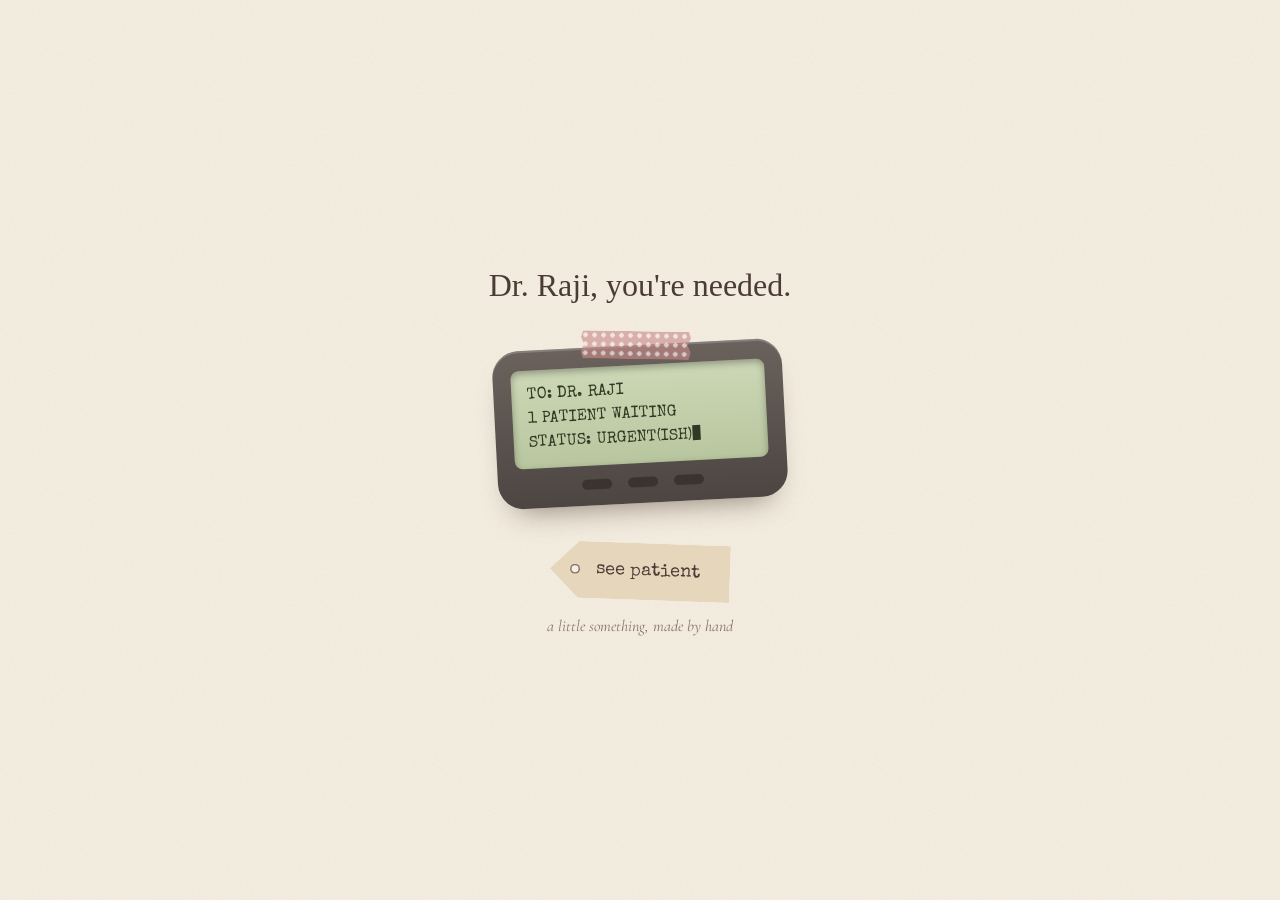
<file: index.html>
<!DOCTYPE html>
<html lang="en">
<head>
<meta charset="utf-8">
<meta name="viewport" content="width=device-width,initial-scale=1">
<meta name="theme-color" content="#f6efe3">
<title>Happy Birthday, Raji</title>
<script>document.documentElement.classList.add('js')</script>
<link rel="preconnect" href="https://fonts.googleapis.com">
<link rel="preconnect" href="https://fonts.gstatic.com" crossorigin>
<link href="https://fonts.googleapis.com/css2?family=Homemade+Apple&family=Special+Elite&family=Cormorant+Garamond:ital,wght@0,500;0,600;1,500&display=swap" rel="stylesheet">
<style>
/* VOICE occasion: soft, handmade, affectionate, quietly witty
   IDEA a hand-made scrapbook: cream paper, pressed flowers, washi tape, typewritten slips, a real ECG strip and an Rx pad from her world
   PICTURE a crescent wreath of pressed flowers around her name; an ECG strip whose red ink draws a heart
   COLOUR cream paper, faded brown ink, dusty rose, sage, mustard; ECG-paper pink
   TYPE Homemade Apple (hand) + Special Elite (typewriter) + Cormorant Garamond (captions)
   LAYOUT one paper column up to 760px; notes as a loose two-column collage, one column on phones */
:root{color-scheme:light;--paper:#f6efe3;--kraft:#e6d6bc;--ink:#4b3b36;--soft:#8a7468;--rose:#c98b8b;--mauve:#b07a86;--sage:#9aab89;--olive:#7d8a5a;--mustard:#d6a84f;--red:#b3263b}
*{box-sizing:border-box;min-width:0}
html,body{margin:0}
html{overflow-x:clip;-webkit-text-size-adjust:100%;text-size-adjust:100%}
*{-webkit-tap-highlight-color:transparent}
body{background-color:var(--paper);background-image:url("data:image/svg+xml;utf8,<svg xmlns='http://www.w3.org/2000/svg' width='220' height='220'><filter id='n'><feTurbulence type='fractalNoise' baseFrequency='.85' numOctaves='2' stitchTiles='stitch'/><feColorMatrix values='0 0 0 0 .35 0 0 0 0 .27 0 0 0 0 .2 0 0 0 .09 0'/></filter><rect width='100%' height='100%' filter='url(%23n)'/></svg>");color:var(--ink);font:18px/1.6 'Cormorant Garamond',Georgia,serif;overflow-x:clip}
h1,h2,p{margin:0}
.hand{font-family:'Homemade Apple',cursive;font-weight:400}
.type{font-family:'Special Elite','Courier New',monospace}
.wrap{max-width:760px;margin:0 auto;padding:0 max(18px,5vw)}
section{padding:56px 0}
h2{font-family:'Homemade Apple',cursive;font-weight:400;font-size:clamp(26px,6vw,34px);line-height:1.5;text-align:center;color:var(--ink)}
.cap{font-style:italic;color:var(--soft);text-align:center;margin-top:6px}
button{font:inherit;color:inherit;cursor:pointer}
button:focus-visible{outline:2px dashed var(--red);outline-offset:4px}

/* tape + torn paper */
.tape{position:absolute;width:110px;height:28px;z-index:3;opacity:.88;clip-path:polygon(2% 0,98% 0,100% 22%,97% 48%,100% 74%,98% 100%,2% 100%,0 76%,3% 50%,0 24%)}
.tp1{background:repeating-linear-gradient(90deg,rgba(214,168,79,.75) 0 8px,rgba(240,214,160,.75) 8px 16px)}
.tp2{background:radial-gradient(rgba(255,255,255,.7) 2px,transparent 2.5px) 0 0/9px 9px,rgba(201,139,139,.7)}
.tp3{background:repeating-linear-gradient(135deg,rgba(154,171,137,.8) 0 6px,rgba(200,212,186,.8) 6px 12px)}
.torn{position:relative}

/* intro */
.intro{min-height:100svh;display:flex;flex-direction:column;align-items:center;justify-content:center;text-align:center;padding:40px max(18px,5vw)}
.intro .hand{font-size:clamp(24px,6.5vw,32px);line-height:1.6}
.pwrap{position:relative;margin-top:34px;transform:rotate(-3deg)}
.pwrap .tape{top:-14px;left:50%;margin-left:-55px;transform:rotate(4deg)}
.pager{width:min(290px,80vw);background:linear-gradient(#6b625d,#4c4541);border-radius:26px;padding:20px 18px 16px;box-shadow:0 2px 0 rgba(255,255,255,.18) inset,0 18px 30px -18px rgba(60,40,30,.6);animation:buzz 2.6s ease-in-out infinite}
@keyframes buzz{0%,80%,100%{transform:rotate(0)}84%{transform:rotate(-2.5deg)}88%{transform:rotate(2.5deg)}92%{transform:rotate(-1.5deg)}}
.lcd{background:linear-gradient(#cdd8b6,#b8c69f);color:#2f3a24;border-radius:8px;padding:13px 15px;text-align:left;font-size:16px;line-height:1.5;box-shadow:inset 0 3px 7px rgba(0,0,0,.3)}
.cur{display:inline-block;width:8px;height:15px;background:#2f3a24;vertical-align:-2px;animation:cur 1s steps(2) infinite}
@keyframes cur{50%{opacity:0}}
.pdots{display:flex;justify-content:center;gap:16px;margin-top:14px}
.pdots i{width:30px;height:10px;border-radius:5px;background:#3a3431}
.tag{position:relative;margin-top:40px;border:0;background:var(--kraft);padding:14px 30px 14px 46px;font-size:18px;clip-path:polygon(16% 0,100% 0,100% 100%,16% 100%,0 50%);transform:rotate(2deg);box-shadow:none}
.tag::before{content:"";position:absolute;left:20px;top:50%;width:10px;height:10px;margin-top:-5px;border-radius:50%;background:var(--paper);box-shadow:inset 0 0 0 1.5px var(--soft)}
.tag:hover{background:#dcc8a6}
.small{font-style:italic;color:var(--soft);margin-top:14px;font-size:16px}
.js .book{display:none}
.js.open .book{display:block;animation:fade 1.2s ease both}
.js.open .intro{display:none}
@keyframes fade{from{opacity:0}to{opacity:1}}

/* hero */
.hero{padding-top:28px;text-align:center}
.wreath{position:relative;width:min(560px,100%);aspect-ratio:1;margin:0 auto}
.wreath svg{position:absolute;inset:0;width:100%;height:100%;overflow:visible}
.title{position:absolute;inset:22% 18%;display:grid;place-content:center;gap:4px;text-align:center}
.title .hb{font-size:clamp(17px,4.4vw,24px);color:var(--soft);line-height:1.8}
.title .nm{font-size:clamp(50px,14vw,84px);line-height:1.25;color:var(--ink)}
.title .type{font-size:14px;color:var(--soft);margin-top:4px}

/* ECG strip */
.strip{position:relative;margin:26px auto 0;max-width:720px;transform:rotate(-1deg)}
.strip .sheet{padding:18px 14px 16px;background:linear-gradient(rgba(214,80,100,.32) 1px,transparent 1px) 0 0/25px 25px,linear-gradient(90deg,rgba(214,80,100,.32) 1px,transparent 1px) 0 0/25px 25px,linear-gradient(rgba(214,80,100,.13) 1px,transparent 1px) 0 0/5px 5px,linear-gradient(90deg,rgba(214,80,100,.13) 1px,transparent 1px) 0 0/5px 5px,#fbf1ef}
.strip .tape.a{top:-12px;left:6%;transform:rotate(-6deg)}
.strip .tape.b{top:-12px;right:6%;transform:rotate(5deg)}
.shead,.sfoot{display:flex;justify-content:space-between;gap:4px 14px;flex-wrap:wrap;font-size:13px;color:#7a3340}
.strip svg{display:block;width:100%;height:auto;margin:6px 0}
.strip path{fill:none;stroke:var(--red);stroke-width:3.2;stroke-linecap:round;stroke-linejoin:round;stroke-dasharray:1;stroke-dashoffset:1}
.strip.go .p1{animation:draw 2.6s linear forwards}
.strip.go .p2{animation:draw 2.4s ease-in-out 2.6s forwards}
.strip.go .p3{animation:draw 2.2s linear 5s forwards}
@keyframes draw{to{stroke-dashoffset:0}}
.ecgcap{font-size:clamp(17px,4.6vw,22px);text-align:center;margin-top:26px;line-height:1.9}

/* notes */
.notes{display:grid;grid-template-columns:repeat(2,minmax(0,1fr));gap:30px 26px;margin-top:34px}
.note{position:relative;padding:28px 34px 22px 20px;font-size:16px;line-height:1.55;box-shadow:0 10px 18px -14px rgba(75,59,54,.55)}
.note:nth-child(4n+1){background:#fbf7ef;transform:rotate(-1.6deg)}
.note:nth-child(4n+2){background:#efe3cf;transform:rotate(1.2deg)}
.note:nth-child(4n+3){background:#e7ecdf;transform:rotate(.8deg)}
.note:nth-child(4n){background:#f6e5e3;transform:rotate(-1deg)}
.note .tape{top:-13px;left:50%;margin-left:-45px;width:90px;height:24px}
.note .n{display:block;font-size:13px;color:var(--soft);margin-bottom:6px}
.note svg{position:absolute;right:-12px;bottom:-40px;width:46px;height:70px;overflow:visible}
.swipe{display:none;text-align:center;font-size:13px;color:var(--soft);margin-top:4px}
@media(max-width:560px){
.notes{display:flex;overflow-x:auto;scroll-snap-type:x mandatory;gap:18px;margin:16px calc(-1 * max(18px,5vw)) 0;padding:22px 10% 48px;scrollbar-width:none}
.notes::-webkit-scrollbar{display:none}
.note{flex:0 0 80%;scroll-snap-align:center;min-height:170px}
.swipe{display:block}
section{padding:40px 0}
.hero{padding-top:16px}
}

/* Rx */
.rx{position:relative;margin:30px auto 0;max-width:460px;transform:rotate(1deg);filter:drop-shadow(0 10px 12px rgba(75,59,54,.22))}
.rx .sheet{position:relative;background:#fffdf8;padding:24px 22px 26px;background-image:repeating-linear-gradient(transparent 0 33px,#eadfcf 33px 34px);background-position:0 96px}
.rx .tape{top:-13px;left:50%;margin-left:-55px;transform:rotate(-3deg)}
.rxhead{display:flex;justify-content:space-between;align-items:baseline;gap:4px 12px;flex-wrap:wrap;border-bottom:1.5px solid var(--red);padding-bottom:8px;font-size:13px;color:var(--red)}
.rxbig{font-family:Georgia,serif;font-style:italic;font-weight:700;font-size:44px;color:var(--red);line-height:1;margin:12px 0 4px}
.rx dl{margin:0;font-family:'Homemade Apple',cursive;font-size:15px;line-height:34px}
.rx dt{float:left;clear:left;width:7.2em;font-family:'Special Elite',monospace;font-size:13px;color:var(--soft)}
.rx dd{margin:0 0 0 7.6em}
.sign{text-align:right;margin-top:14px;font-size:14px;color:var(--soft)}
.stamp{position:absolute;right:18px;top:88px;border:3px double var(--red);color:var(--red);padding:4px 12px;font-size:20px;transform:rotate(-14deg) scale(1.6);opacity:0;transition:opacity .25s,transform .35s cubic-bezier(.2,1.6,.4,1)}
.rx.filled .stamp{opacity:.85;transform:rotate(-14deg) scale(1)}
@media(max-width:440px){.rx dt{float:none;width:auto;line-height:1.6}.rx dd{margin:0 0 6px}}
.center{text-align:center}
.accept{margin-top:30px;border:1.5px solid var(--ink);background:transparent;padding:12px 26px;min-height:48px;font-size:17px;border-radius:2px}
.accept:hover{background:var(--ink);color:var(--paper)}

/* closing */
.closing{text-align:center;padding-bottom:90px}
.closing svg{width:120px;height:90px;overflow:visible}
.closing .hand{font-size:clamp(22px,6vw,30px);line-height:1.8;margin-top:8px}
.closing .cap{font-size:20px}
.closing .ps{max-width:22em;margin:34px auto 0;padding-top:18px;border-top:1px dashed #c9b493;font-size:14px;line-height:2.1;color:var(--ink);transform:rotate(-1deg)}
.closing .ps .type{color:var(--red);font-size:14px}
.closing .from{margin-top:18px;font-size:16px;color:var(--soft)}


/* specimen card */
.spec{position:relative;margin:30px auto 0;max-width:620px;transform:rotate(-.8deg)}
.spec .tape.a{top:-12px;left:8%;transform:rotate(-8deg)}
.spec .tape.b{bottom:-12px;right:8%;transform:rotate(6deg)}
.spec .sheet{display:grid;grid-template-columns:minmax(0,.8fr) minmax(0,1.2fr);background:#efe2cb;box-shadow:0 12px 22px -16px rgba(75,59,54,.6)}
.spec .plant{position:relative;min-height:240px;background:#f7efe0;border-right:1px dashed #c9b493}
.spec .plant svg{position:absolute;inset:0;width:100%;height:100%}
.spec .label{padding:20px 20px 18px}
.spec .no{font-size:13px;color:var(--soft)}
.spec .sp{font-family:'Homemade Apple',cursive;font-size:24px;line-height:1.6;margin:4px 0 8px}
.spec dl{margin:0;font-size:14px;line-height:1.5}
.spec dt{color:var(--soft);font-size:12px;margin-top:8px}
.spec dd{margin:0}
@media(max-width:560px){.spec .sheet{grid-template-columns:minmax(0,1fr)}.spec .plant{min-height:180px;border-right:0;border-bottom:1px dashed #c9b493}}

/* schedule */
.sched{margin:30px auto 0;max-width:680px;background:#fffdf8;padding:18px 16px 20px;box-shadow:0 12px 22px -16px rgba(75,59,54,.6);position:relative;transform:rotate(.6deg)}
.sched .tape{top:-13px;left:50%;margin-left:-55px;transform:rotate(-2deg)}
.shead2{display:flex;justify-content:space-between;gap:4px 12px;flex-wrap:wrap;font-size:13px;color:var(--soft);border-bottom:1.5px solid var(--ink);padding-bottom:8px;margin-bottom:6px}
.day{display:grid;grid-template-columns:4.6em minmax(0,1fr) minmax(0,1fr) minmax(0,1fr);gap:6px;align-items:stretch;padding:5px 0;border-bottom:1px dotted #d8ccb8}
.day b{font-family:'Special Elite',monospace;font-weight:400;font-size:13px;align-self:center;color:var(--soft)}
.slot{border:0;border-radius:3px;padding:8px 6px;min-height:44px;font-family:'Special Elite',monospace;font-size:12.5px;line-height:1.25;text-align:center;background:#e7ecdf;color:#3d4a2f}
.slot.n{background:#e3dcef;color:#463a5c}
.slot.x{background:#f3e2c6;color:#6b4a17}
.slot.free{background:var(--rose);color:#fff;font-weight:700}
.day.bd b{color:var(--red)}
.say{min-height:3.4em;margin-top:14px;text-align:center;font-family:'Homemade Apple',cursive;font-size:15px;line-height:2;color:var(--red)}
.stat{text-align:center;font-style:italic;color:var(--soft);margin-top:18px}
@media(max-width:460px){.day{grid-template-columns:minmax(0,1fr) minmax(0,1fr) minmax(0,1fr)}.day b{grid-column:1/-1}.slot{font-size:12px}}

/* receipt */
.receipt{margin:30px auto 0;width:min(340px,100%);background:#fff;padding:26px 20px 30px;font-size:14px;line-height:1.5;transform:rotate(-1.2deg);filter:drop-shadow(0 10px 10px rgba(75,59,54,.18))}
.receipt .c{text-align:center}
.receipt .shop{font-size:18px;letter-spacing:.02em}
.receipt hr{border:0;border-top:1.5px dashed #b9a98f;margin:12px 0}
.ri{display:grid;grid-template-columns:minmax(0,1fr) auto;gap:10px;padding:3px 0}
.ri span:last-child{white-space:nowrap}
.receipt .tot{font-size:17px}
.receipt .big{margin-top:8px;padding:8px 10px;background:#fbeaea;color:var(--red);border-radius:2px}
.receipt .ty{font-family:'Homemade Apple',cursive;font-size:17px;line-height:2;text-align:center;margin-top:12px;color:var(--red)}

/* herbarium */
.herb{display:grid;grid-template-columns:repeat(3,minmax(0,1fr));gap:26px 18px;margin-top:32px}
.hcard{position:relative;background:#fbf7ef;padding:16px 14px 18px;text-align:center;box-shadow:0 10px 18px -14px rgba(75,59,54,.55)}
.hcard:nth-child(odd){transform:rotate(-1.2deg)}
.hcard:nth-child(even){transform:rotate(1deg);background:#f3ead9}
.hcard .tape{top:-12px;left:50%;margin-left:-38px;width:76px;height:22px}
.hcard svg{display:block;width:100%;height:150px;overflow:visible}
.hcard .fl{font-family:'Special Elite',monospace;font-size:14px;margin-top:8px}
.hcard .mean{font-style:italic;color:var(--red);font-size:16px;line-height:1.3;margin-top:2px}
.hcard .why{font-size:15.5px;line-height:1.45;margin-top:8px;color:var(--ink)}
.herbnote{text-align:center;font-style:italic;color:var(--soft);font-size:15px;margin-top:26px}
@media(max-width:700px){.herb{grid-template-columns:repeat(2,minmax(0,1fr))}}
@media(max-width:560px){.herb{display:flex;overflow-x:auto;scroll-snap-type:x mandatory;gap:16px;margin:16px calc(-1 * max(18px,5vw)) 0;padding:22px 14% 30px;scrollbar-width:none}.herb::-webkit-scrollbar{display:none}.hcard{flex:0 0 72%;scroll-snap-align:center}}

/* by the numbers */
.stubs{display:grid;grid-template-columns:repeat(2,minmax(0,1fr));gap:18px;margin-top:30px}
.stub{position:relative;display:grid;grid-template-columns:minmax(0,1fr) 46px;background:#efe3cf;min-height:120px;box-shadow:0 8px 14px -12px rgba(75,59,54,.6)}
.stub:nth-child(3n+2){background:#e7ecdf}
.stub:nth-child(3n){background:#f6e5e3}
.stub .main{padding:14px 14px 12px 16px;display:grid;align-content:center;gap:4px}
.stub .big{font-family:'Homemade Apple',cursive;font-size:20px;line-height:1.7;color:var(--red)}
.stub .lbl{font-family:'Special Elite',monospace;font-size:13.5px;line-height:1.35}
.stub .side{border-left:2px dashed rgba(75,59,54,.35);display:grid;place-items:center}
.stub .side span{writing-mode:vertical-rl;transform:rotate(180deg);font-family:'Special Elite',monospace;font-size:11px;letter-spacing:.08em;color:var(--soft)}
.stub::before,.stub::after{content:"";position:absolute;right:37px;width:18px;height:18px;border-radius:50%;background:var(--paper)}
.stub::before{top:-9px}
.stub::after{bottom:-9px}
@media(max-width:520px){.stubs{grid-template-columns:minmax(0,1fr);gap:14px}.stub{min-height:0}.stub .main{padding:12px 12px 10px 14px;gap:0}}

.petal{position:fixed;top:-30px;width:12px;height:16px;border-radius:70% 0 70% 0;pointer-events:none;z-index:50;animation:fall linear forwards}
@keyframes fall{to{transform:translate(var(--dx),112vh) rotate(540deg)}}
@media (prefers-reduced-motion:reduce){*{animation:none!important;transition:none!important}.strip path{stroke-dashoffset:0}}
</style>
</head>
<body>

<section class="intro">
  <p class="hand">Dr. Raji, you're needed.</p>
  <div class="pwrap">
    <span class="tape tp2"></span>
    <div class="pager" aria-hidden="true">
      <div class="lcd type">TO: DR. RAJI<br>1 PATIENT WAITING<br>STATUS: URGENT(ISH)<span class="cur"></span></div>
      <div class="pdots"><i></i><i></i><i></i></div>
    </div>
  </div>
  <button class="tag type" id="see">see patient</button>
  <p class="small">a little something, made by hand</p>
</section>

<main class="book">
<div class="wrap">

<section class="hero">
  <div class="wreath">
    <svg id="wreath" viewBox="0 0 400 400" aria-hidden="true"></svg>
    <div class="title">
      <p class="hand hb">happy birthday,</p>
      <h1 class="hand nm">Raji</h1>
      <p class="type">a little scrapbook, just for you</p>
    </div>
  </div>
</section>

<section>
  <h2>the patient's ECG</h2>
  <p class="cap">recorded the moment he remembered what day it was</p>
  <div class="strip" id="strip">
    <span class="tape tp1 a"></span><span class="tape tp3 b"></span>
    <div class="sheet torn">
    <div class="shead type"><span>Lead II · 25 mm/s · 10 mm/mV</span><span>Patient: me · Attending: Dr. Raji</span></div>
    <svg viewBox="0 70 700 280" aria-label="A heartbeat line that speeds up, draws a heart, then settles">
      <path class="p1" id="p1" pathLength="1"/>
      <path class="p2" id="p2" pathLength="1"/>
      <path class="p3" id="p3" pathLength="1"/>
    </svg>
    <div class="sfoot type"><span>HR 72 → 152 bpm</span><span>Interpretation: birthday excitement. Benign.</span></div>
    </div>
  </div>
  <p class="hand ecgcap">some things a heart just can't hide</p>
</section>

<section>
  <h2>a rare specimen</h2>
  <p class="cap">pressed, labelled and filed under "one of a kind"</p>
  <div class="spec">
    <span class="tape tp3 a"></span>
    <div class="sheet">
      <div class="plant"><svg viewBox="-60 -120 120 130" aria-hidden="true"><use href="#fern" transform="rotate(-22) scale(1.3)"/><use href="#sprig" transform="rotate(20) scale(1.25)"/><use href="#bloom" transform="rotate(-4) scale(1.6)"/><use href="#bloom2" transform="rotate(30) scale(1.2)"/><use href="#leaf" transform="rotate(-48) scale(.9)"/></svg></div>
      <div class="label type">
        <span class="no">Specimen no. 001 · Collected with care</span>
        <p class="sp">Dr. Raji</p>
        <dl>
          <dt>Habitat</dt><dd>labour rooms, OTs, and very rarely, her own bed</dd>
          <dt>Most active</dt><dd>3 a.m., somehow</dd>
          <dt>Distinguishing features</dt><dd>beautiful, inside and out. Annoyingly humble about both.</dd>
          <dt>Temperament</dt><dd>the sweetest person in any room, even on no sleep</dd>
          <dt>Status</dt><dd>one of a kind. Handle with care.</dd>
        </dl>
      </div>
    </div>
    <span class="tape tp1 b"></span>
  </div>
</section>

<section>
  <h2>Raji, in the language of flowers</h2>
  <p class="cap">the Victorians used flowers to say what words couldn't. here's what they'd say about you.</p>
  <div class="herb" id="herb"></div>
  <p class="herbnote" id="herbnote">pressed with care, one for every reason you're special</p>
</section>

<section>
  <h2>try booking an appointment</h2>
  <p class="cap">with Dr. Raji. go on, tap any slot. I'll wait. (I'm used to it.)</p>
  <div class="sched">
    <span class="tape tp2"></span>
    <div class="shead2 type"><span>Dr. Raji · Weekly availability</span><span>Morning · Afternoon · Night</span></div>
    <div id="week"></div>
    <p class="say" id="say" aria-live="polite"></p>
  </div>
  <p class="stat">Average reply time: somewhere between four hours and next Tuesday. Worth the wait, every single time.</p>
</section>
<section>
  <h2>Raji, by the numbers</h2>
  <p class="cap">data collected over many late-night chats. accuracy: questionable. sincerity: total.</p>
  <div class="stubs" id="stubs"></div>
</section>

<section>
  <h2>things I admire about you</h2>
  <p class="cap">a short list. it could be much longer.</p>
  <div class="notes type" id="notes"></div>
  <p class="swipe type" id="swipe">swipe for more →</p>
</section>

<section>
  <h2>everything you've done for me</h2>
  <p class="cap">itemised, because you'd never keep count</p>
  <div class="receipt type torn2" id="receipt">
    <div class="c shop">THE KINDNESS STORE</div>
    <div class="c">Served by: Dr. Raji<br>Customer: me (regular)</div>
    <hr>
    <div class="ri"><span>Listening at the worst hours</span><span>free</span></div>
    <div class="ri"><span>Honest advice, even when I didn't want it</span><span>free</span></div>
    <div class="ri"><span>Talking me down on bad days</span><span>free</span></div>
    <div class="ri"><span>Believing in me before I did</span><span>free</span></div>
    <div class="ri"><span>Laughing at my terrible jokes</span><span>free</span></div>
    <div class="ri"><span>Always picking up, even mid-shift</span><span>free</span></div>
    <div class="ri big"><span>Making me realise my own worth</span><span>everything</span></div>
    <hr>
    <div class="ri tot"><span>TOTAL VALUE</span><span>priceless</span></div>
    <div class="ri"><span>Amount paid</span><span>₹0.00</span></div>
    <div class="ri"><span>Balance owed by me</span><span>a lifetime</span></div>
    <hr>
    <p class="ty">thank you for making me see what you saw in me</p>
    <div class="c">*** no refunds. no expiry. ***</div>
  </div>
</section>

<section>
  <h2>doctor's orders, for once</h2>
  <p class="cap">you write everyone else's. this one is yours.</p>
  <div class="rx" id="rx">
    <span class="tape tp2"></span>
    <div class="sheet torn">
    <div class="rxhead type"><span>Birthday Prescription</span><span>Patient: Dr. Raji</span><span id="today"></span></div>
    <div class="rxbig">Rx</div>
    <dl>
      <dt>Take</dt><dd>1 cake, 1 long nap, unlimited compliments</dd>
      <dt>How</dt><dd>with zero patients and zero pagers</dd>
      <dt>Side effects</dt><dd>smiling a lot, feeling very loved</dd>
      <dt>Refills</dt><dd>every year, forever</dd>
    </dl>
    <p class="sign hand">your favourite patient</p>
    <span class="stamp type">FILLED</span>
    </div>
  </div>
  <div class="center"><button class="accept type" id="accept">accept prescription</button></div>
</section>

<section class="closing">
  <svg viewBox="-60 -80 120 90" aria-hidden="true"><use href="#bloom" transform="rotate(-24)"/><use href="#fern" transform="rotate(14) scale(.9)"/><use href="#sprig" transform="rotate(34) scale(.8)"/><use href="#bloom2" transform="rotate(-6) scale(.8)"/></svg>
  <p class="hand">have the most beautiful year</p>
  <p class="cap">you give so much of yourself to everyone else. I hope this year gives some of it back.</p>
  <p class="from type">with love, on your birthday</p>
  <p class="ps"><span class="type">p.s.</span> <span class="hand">the biceps send their birthday wishes too. they've been training for this moment.</span></p>
</section>

</div>
</main>

<svg width="0" height="0" style="position:absolute" aria-hidden="true"><defs id="defs"></defs></svg>

<script>
{
  const $ = (id) => document.getElementById(id);
  const calm = matchMedia('(prefers-reduced-motion: reduce)').matches;
  let seed = 23;
  const rnd = () => (seed = seed * 16807 % 2147483647) / 2147483647;

  /* pressed-flower shapes */
  const C = {rose: '#c98b8b', mauve: '#b07a86', sage: '#9aab89', olive: '#7d8a5a', mustard: '#d6a84f', lav: '#a58bb0', cream: '#fffaf0'};
  let fern = `<path d="M0,0 Q3,-36 -2,-74" stroke="${C.olive}" stroke-width="1.3" fill="none"/>`;
  for (let i = 1; i <= 9; i++) {
    const y = -6 - i * 7.2, w = 8 - i * .55;
    fern += `<ellipse cx="${-w / 2 - 1}" cy="${y}" rx="${w}" ry="2.3" fill="${C.sage}" transform="rotate(28 ${-w / 2 - 1} ${y})"/><ellipse cx="${w / 2 + 1}" cy="${y - 2}" rx="${w}" ry="2.3" fill="${C.sage}" transform="rotate(-28 ${w / 2 + 1} ${y - 2})"/>`;
  }
  const petals = (n, rx, ry, cy, fill, mid) => {
    let s = '';
    for (let k = 0; k < n; k++) s += `<ellipse cx="0" cy="${cy - ry * .8}" rx="${rx}" ry="${ry}" fill="${fill}" opacity=".92" transform="rotate(${k * 360 / n} 0 ${cy})"/>`;
    return s + `<circle cx="0" cy="${cy}" r="${rx * .75}" fill="${mid}"/>`;
  };
  const bloom = `<path d="M0,0 Q-3,-22 0,-40" stroke="${C.olive}" stroke-width="1.3" fill="none"/>` + petals(6, 4.6, 9.5, -50, C.rose, C.mustard);
  const bloom2 = `<path d="M0,0 Q2,-18 0,-32" stroke="${C.olive}" stroke-width="1.1" fill="none"/>` + petals(5, 3.4, 7, -39, C.mauve, C.cream);
  let sprig = `<path d="M0,0 L0,-64" stroke="${C.olive}" stroke-width="1.1"/>`;
  for (let i = 0; i < 9; i++) sprig += `<ellipse cx="${i % 2 ? 2.6 : -2.6}" cy="${-30 - i * 4}" rx="2.2" ry="4" fill="${C.lav}" transform="rotate(${i % 2 ? 20 : -20} ${i % 2 ? 2.6 : -2.6} ${-30 - i * 4})"/>`;
  const leaf = `<path d="M0,0 C11,-16 11,-38 0,-54 C-11,-38 -11,-16 0,0Z" fill="${C.sage}"/><path d="M0,-2 L0,-50" stroke="${C.olive}" stroke-width=".9"/>`;
  let dots = `<path d="M0,0 L0,-30 M0,-18 L-12,-36 M0,-22 L10,-40 M0,-30 L-3,-48 M-12,-36 L-20,-44 M10,-40 L16,-50" stroke="#b9a98f" stroke-width=".8" fill="none"/>`;
  [[-20, -44], [-12, -36], [-3, -48], [10, -40], [16, -50], [0, -30], [-16, -48], [6, -52]].forEach(([x, y]) => { dots += `<circle cx="${x}" cy="${y}" r="2.4" fill="${C.cream}" stroke="#cdbfa8" stroke-width=".6"/>`; });
  $('defs').innerHTML = `<g id="fern">${fern}</g><g id="bloom">${bloom}</g><g id="bloom2">${bloom2}</g><g id="sprig">${sprig}</g><g id="leaf">${leaf}</g><g id="dots">${dots}</g>`;

  /* crescent wreath */
  const kinds = ['fern', 'leaf', 'bloom', 'dots', 'sprig', 'fern', 'bloom2', 'leaf', 'dots', 'bloom'];
  let w = '';
  const N = 30, a0 = 125, a1 = 415;
  for (let i = 0; i < N; i++) {
    const a = (a0 + (a1 - a0) * i / (N - 1)) * Math.PI / 180;
    const r = 132 + (rnd() - .5) * 14;
    const x = 200 + Math.cos(a) * r, y = 200 + Math.sin(a) * r;
    const rot = a * 180 / Math.PI + 90 + (rnd() - .5) * 60;
    const sc = .75 + rnd() * .45;
    w += `<use href="#${kinds[i % kinds.length]}" transform="translate(${x.toFixed(1)} ${y.toFixed(1)}) rotate(${rot.toFixed(1)}) scale(${sc.toFixed(2)})"/>`;
  }
  [[78, 300, 210], [300, 82, 30], [322, 300, 140]].forEach(([x, y, r]) => {
    w += `<use href="#bloom" transform="translate(${x} ${y}) rotate(${r}) scale(1.25)"/><use href="#bloom2" transform="translate(${x + 10} ${y - 6}) rotate(${r + 40}) scale(1.1)"/>`;
  });
  $('wreath').innerHTML = w;

  /* torn edges */
  document.querySelectorAll('.torn').forEach((el) => {
    const top = [], bot = [];
    for (let x = 0; x <= 100; x += 2.5) top.push(`${x}% ${(rnd() * 5).toFixed(1)}px`);
    for (let x = 100; x >= 0; x -= 2.5) bot.push(`${x}% calc(100% - ${(rnd() * 5).toFixed(1)}px)`);
    el.style.clipPath = `polygon(${top.join(',')},${bot.join(',')})`;
  });
  /* ECG paths */
  const B = 300;
  const beat = (x) => `L${x},${B} L${x + 6},${B - 12} L${x + 12},${B} L${x + 20},${B} L${x + 25},${B + 10} L${x + 31},${B - 92} L${x + 37},${B + 28} L${x + 43},${B}`;
  $('p1').setAttribute('d', `M0,${B} ` + [10, 92, 160, 214, 258].map(beat).join(' ') + ` L350,${B}`);
  $('p2').setAttribute('d', 'M350,300 C290,250 230,205 230,155 C230,115 260,92 295,92 C325,92 345,115 350,135 C355,115 375,92 405,92 C440,92 470,115 470,155 C470,205 410,250 350,300');
  $('p3').setAttribute('d', `M350,${B} ` + [400, 462, 540, 630].map(beat).join(' ') + ` L700,${B}`);
  const strip = $('strip');
  if (calm || !('IntersectionObserver' in window)) strip.classList.add('go');
  else {
    const io = new IntersectionObserver((es) => { es.forEach((e) => { if (e.isIntersecting) { strip.classList.add('go'); io.disconnect(); } }); }, {threshold: .5});
    io.observe(strip);
  }


  /* herbarium */
  const ST = (h) => `<path d="M0,0 Q-3,${-h / 2} 0,${-h}" stroke="#7d8a5a" stroke-width="1.5" fill="none"/>`;
  const ring = (n, r, rx, ry, fill, cy, rot, op) => { let o = ''; for (let k = 0; k < n; k++) o += `<ellipse cx="0" cy="${cy - r}" rx="${rx}" ry="${ry}" fill="${fill}" opacity="${op || .92}" transform="rotate(${k * 360 / n + (rot || 0)} 0 ${cy})"/>`; return o; };
  const lf = (x, y, r, sc) => `<path d="M0,0 C9,-14 9,-32 0,-46 C-9,-32 -9,-14 0,0Z" fill="#9aab89" transform="translate(${x} ${y}) rotate(${r}) scale(${sc || 1})"/>`;
  const flora = {
    chamomile: ST(70) + lf(0, -22, -40, .7) + lf(0, -34, 38, .6) + ring(16, 9, 3.2, 9, '#fffdf6', -84, 0, 1).replace(/fill="#fffdf6"/g, 'fill="#fffdf6" stroke="#d8ccb8" stroke-width=".6"') + '<circle cy="-84" r="7" fill="#e0b33f"/><circle cy="-86" r="3" fill="#f0cf6a"/>',
    iris: ST(64) + lf(-2, -4, -12, 1.3) + `<g transform="translate(0 -76)"><ellipse cx="-10" cy="10" rx="8" ry="15" fill="#7b6aa8" transform="rotate(-40 -10 10)"/><ellipse cx="10" cy="10" rx="8" ry="15" fill="#7b6aa8" transform="rotate(40 10 10)"/><ellipse cx="0" cy="14" rx="7" ry="13" fill="#6a5996"/><ellipse cx="-6" cy="-10" rx="6" ry="14" fill="#a597cf" transform="rotate(-18 -6 -10)"/><ellipse cx="6" cy="-10" rx="6" ry="14" fill="#a597cf" transform="rotate(18 6 -10)"/><ellipse cx="0" cy="-12" rx="5" ry="13" fill="#b6a9da"/><path d="M-9,8 L-4,13 M9,8 L4,13" stroke="#e0b33f" stroke-width="2.4" stroke-linecap="round"/></g>`,
    gladiolus: ST(110) + lf(1, -2, -6, 1.7) + [0, 1, 2, 3, 4, 5].map((i) => { const y = -46 - i * 13, x = i % 2 ? 6 : -6, sc = 1 - i * .12; return `<g transform="translate(${x} ${y}) scale(${sc})">${ring(5, 0, 4.6, 7.5, i > 3 ? '#e9b3c1' : '#d9728f', 0, i * 12)}<circle r="2.4" fill="#fbe7ec"/></g>`; }).join(''),
    zinnia: ST(66) + lf(0, -20, -48, .75) + lf(0, -30, 44, .7) + '<g transform="translate(0 -80)">' + ring(14, 13, 4.6, 8, '#e0866b', 0, 0) + ring(12, 9, 4, 6.5, '#d9705a', 0, 15) + ring(10, 5, 3.4, 5, '#c85f4c', 0, 8) + '<circle r="4.5" fill="#e0b33f"/></g>',
    sweetpea: '<path d="M0,0 C-4,-24 6,-42 2,-66 C0,-78 -10,-86 -14,-80" stroke="#7d8a5a" stroke-width="1.4" fill="none"/><path d="M4,-40 c10,-2 12,-12 6,-14 c-5,-1 -6,5 -2,6" stroke="#7d8a5a" stroke-width="1" fill="none"/>' + [[-14, -82, '#e3a6b8', 1], [12, -64, '#c3a6d6', .85], [-10, -50, '#efc3cf', .75]].map(([x, y, c, sc]) => `<g transform="translate(${x} ${y}) scale(${sc})"><path d="M-12,2 C-16,-14 0,-20 0,-12 C0,-20 16,-14 12,2 C6,6 -6,6 -12,2Z" fill="${c}"/><path d="M-7,3 C-10,10 -2,12 0,7 C2,12 10,10 7,3Z" fill="${c}" opacity=".8"/><path d="M-12,2 C-6,-4 6,-4 12,2" stroke="rgba(255,255,255,.5)" fill="none"/></g>`).join(''),
    snowdrop: '<path d="M0,0 C-2,-40 4,-80 22,-92 C30,-97 36,-92 34,-84" stroke="#7d8a5a" stroke-width="1.5" fill="none"/>' + lf(-2, 0, -14, 1.4) + lf(2, 0, 12, 1.2) + '<g transform="translate(34 -82)"><circle cy="-2" r="3" fill="#8fa070"/><ellipse cx="-6" cy="12" rx="5" ry="13" fill="#fffdf6" stroke="#d8ccb8" stroke-width=".7" transform="rotate(16 -6 12)"/><ellipse cx="6" cy="12" rx="5" ry="13" fill="#fffdf6" stroke="#d8ccb8" stroke-width=".7" transform="rotate(-16 6 12)"/><ellipse cx="0" cy="14" rx="5.4" ry="14" fill="#ffffff" stroke="#d8ccb8" stroke-width=".7"/><path d="M-2,26 q2,3 4,0" stroke="#9aab89" stroke-width="1.6" fill="none"/></g>'
  };
  const herb = [
    ['chamomile', 'Chamomile', 'energy in adversity', 'For every night shift you power through, and still find a kind word for someone at the end of it.'],
    ['iris', 'Iris', 'wisdom', 'The smartest person in any room, who never once makes anyone else feel small.'],
    ['gladiolus', 'Gladiolus', 'strength of character', 'You carry heavy days quietly, and you never let them make you any less gentle.'],
    ['snowdrop', 'Snowdrop', 'hope', 'What you give every family who walks into your labour room, scared and waiting.'],
    ['zinnia', 'Zinnia', 'thoughts of absent friends', 'For a friend I’ve never met, who I somehow think of all the time.'],
    ['sweetpea', 'Sweet pea', 'thank you', 'For helping me see my own worth. I don’t think I’ll ever be able to repay that.']
  ];
  const tps = ['tp1', 'tp2', 'tp3'];
  $('herb').innerHTML = herb.map(([k, n, m, w], i) =>
    `<div class="hcard"><span class="tape ${tps[i % 3]}" style="transform:rotate(${i % 2 ? 5 : -4}deg)"></span><svg viewBox="-50 -125 100 130" aria-hidden="true">${flora[k]}</svg><p class="fl">${n}</p><p class="mean">“${m}”</p><p class="why">${w}</p></div>`).join('');
  const hb = $('herb');
  hb.addEventListener('scroll', () => {
    if (hb.scrollWidth <= hb.clientWidth + 5) return;
    const end = hb.scrollLeft + hb.clientWidth >= hb.scrollWidth - 20;
    $('herbnote').textContent = end ? 'pressed with care, one for every reason you’re special' : 'swipe through all six →';
  }, {passive: true});
  if (hb.scrollWidth > hb.clientWidth + 5) $('herbnote').textContent = 'swipe through all six →';

  /* by the numbers */
  const stubs = [
    ['more than she\u2019ll admit', 'tiny humans welcomed into the world by those hands'],
    ['classified', 'cups of chai per night shift'],
    ['please don’t ask', 'hours of sleep this week'],
    ['∞', 'times she’s said “just five more minutes” to her alarm'],
    ['countless', 'people who felt safer because she was there'],
    ['1 of 1', 'people who made me realise my worth'],
    ['every time', 'her name pops up and makes my day'],
    ['zero', 'times she’s been anything less than kind']
  ];
  $('stubs').innerHTML = stubs.map(([b, l], i) =>
    `<div class="stub"><div class="main"><span class="big">${b}</span><span class="lbl">${l}</span></div><div class="side"><span>No. ${String(i + 1).padStart(3, '0')}</span></div></div>`).join('');

  /* notes */
  const notes = [
    'That you bring tiny humans into the world for a living, and still call it “just work”.',
    'How you’re the smartest person in any room, and never make anyone feel small for it.',
    'Your replies after a 30-hour shift. Typos and all.',
    'That you make time for people when you have none to spare.',
    'How you hold a stranger’s hand on their scariest day like they’re family.',
    'That talking to you has never once felt like effort.',
    'That we’ve never met, and it still feels like I’ve known you forever.',
    'That the world is lucky to have you in it. And so am I.'
  ];
  const tapes = ['tp1', 'tp2', 'tp3'];
  const deco = ['sprig', 'bloom2', 'fern', 'bloom'];
  $('notes').innerHTML = notes.map((t, i) =>
    `<div class="note"><span class="tape ${tapes[i % 3]}" style="transform:rotate(${i % 2 ? 4 : -5}deg)"></span><span class="n">no. ${i + 1}</span>${t}${i % 3 === 0 ? `<svg viewBox="-25 -70 50 75" aria-hidden="true"><use href="#${deco[(i / 3) % 4 | 0]}" transform="rotate(${i % 2 ? 18 : -18})"/></svg>` : ''}</div>`).join('');

  const nb = $('notes');
  nb.addEventListener('scroll', () => {
    const atEnd = nb.scrollLeft + nb.clientWidth >= nb.scrollWidth - 20;
    $('swipe').textContent = atEnd ? 'that\u2019s all of them. for now.' : 'swipe for more \u2192';
  }, {passive: true});

  /* Rx date */
  $('today').textContent = new Date().toLocaleDateString('en-GB', {day: 'numeric', month: 'short', year: 'numeric'});

  /* petals */
  const pc = ['#c98b8b', '#b07a86', '#d6a84f', '#9aab89', '#e3b8b2'];
  const petalsFall = (n) => {
    if (calm) return;
    for (let i = 0; i < n; i++) {
      const p = document.createElement('span');
      p.className = 'petal';
      p.style.left = (Math.random() * 100) + 'vw';
      p.style.background = pc[i % pc.length];
      p.style.setProperty('--dx', ((Math.random() - .5) * 160) + 'px');
      p.style.animationDuration = (4 + Math.random() * 3) + 's';
      p.style.animationDelay = (Math.random() * 1.2) + 's';
      const s = .7 + Math.random() * .8;
      p.style.width = (12 * s) + 'px';
      p.style.height = (16 * s) + 'px';
      document.body.appendChild(p);
      setTimeout(() => p.remove(), 8500);
    }
  };


  /* receipt zigzag */
  const rc = $('receipt');
  const zz = [];
  for (let x = 0; x <= 100; x += 4) zz.push(`${x}% ${x % 8 ? 0 : 7}px`);
  for (let x = 100; x >= 0; x -= 4) zz.push(`${x}% calc(100% - ${x % 8 ? 0 : 7}px)`);
  rc.style.clipPath = `polygon(${zz.join(',')})`;

  /* schedule */
  const week = [
    ['Mon', ['OPD', 'Labour room', 'On call'], ['', '', 'n']],
    ['Tue', ['OT', 'OT (still)', 'Sleep (attempted)'], ['', '', 'x']],
    ['Wed', ['Rounds', 'Deliveries', 'Night shift'], ['', '', 'n']],
    ['Thu', ['Night shift (cont.)', 'Sleeps 4 hrs', 'Emergency C-section'], ['n', 'x', 'n']],
    ['Fri', ['OPD', 'Rounds', 'On call'], ['', '', 'n']],
    ['Sat', ['Labour room', 'Labour room', 'Replies to texts (3 a.m.)'], ['', '', 'x']],
    ['Sun', ['“Sunday?” never heard of her', 'Night shift', 'Night shift'], ['x', 'n', 'n']]
  ];
  let html = week.map(([d, sl, k]) => `<div class="day"><b>${d}</b>${sl.map((t, i) => `<button class="slot ${k[i]}">${t}</button>`).join('')}</div>`).join('');
  html += `<div class="day bd"><b>Today</b>${['Off duty ♡', 'Off duty ♡', 'Off duty ♡'].map((t) => `<button class="slot free">${t}</button>`).join('')}</div>`;
  $('week').innerHTML = html;
  const busy = [
    'Fully booked. Please try again in 2027.',
    'Dr. Raji is delivering a baby. Please hold.',
    'Your text is important to her. Estimated wait: 6 hours.',
    'She\u2019ll reply. Eventually. Probably at 3 a.m.',
    'Slot taken by a very impatient baby.',
    'Currently scrubbed in. Leave a message after the beep.',
    'Running on chai and zero sleep. Do not disturb.'
  ];
  let bi = 0;
  const say = $('say');
  $('week').addEventListener('click', (e) => {
    const b = e.target.closest('.slot');
    if (!b) return;
    if (b.classList.contains('free')) {
      say.textContent = 'Booked: the whole day, for celebrating you ♡';
      petalsFall(24);
    } else {
      say.textContent = busy[bi % busy.length];
      bi++;
    }
  });

  /* open */
  $('see').addEventListener('click', () => {
    document.documentElement.classList.add('open');
    window.scrollTo(0, 0);
    setTimeout(() => petalsFall(26), 400);
  });

  $('accept').addEventListener('click', (e) => {
    $('rx').classList.add('filled');
    e.currentTarget.textContent = 'prescription filled ♡';
    e.currentTarget.disabled = true;
    petalsFall(40);
  });
}
</script>
</body>
</html>
</file>
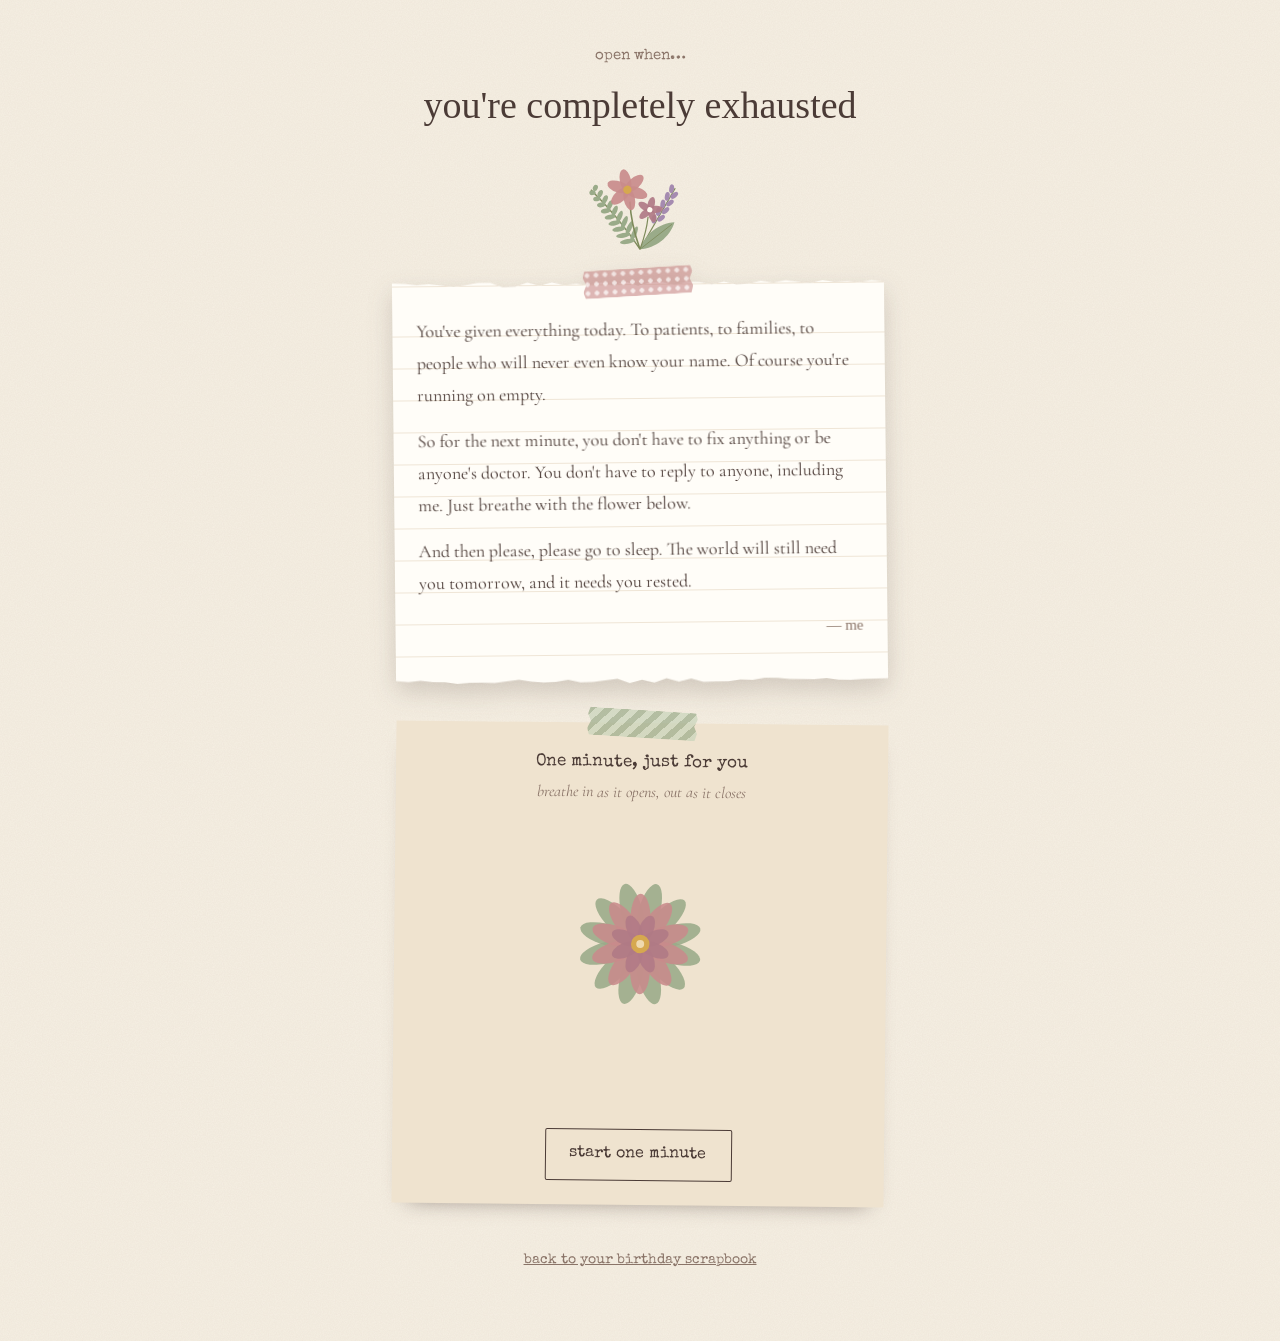
<file: exhausted/index.html>
<!DOCTYPE html>
<html lang="en">
<head>
<meta charset="utf-8">
<meta name="viewport" content="width=device-width,initial-scale=1">
<meta name="theme-color" content="#f6efe3">
<title>Open When: Exhausted</title>
<link rel="preconnect" href="https://fonts.googleapis.com">
<link rel="preconnect" href="https://fonts.gstatic.com" crossorigin>
<link href="https://fonts.googleapis.com/css2?family=Homemade+Apple&family=Special+Elite&family=Cormorant+Garamond:ital,wght@0,500;0,600;1,500&display=swap" rel="stylesheet">
<link rel="stylesheet" href="../assets/ow.css">
<style>
.bloom{display:block;width:min(240px,70vw);height:min(240px,70vw);margin:18px auto 0;overflow:visible}
.bloom .pg{transform-origin:0 0;transform:scale(.55);transition:transform 4s ease-in-out}
.bloom.in .pg{transform:scale(1)}
.bloom.out .pg{transition-duration:6s}
.phase{font-family:'Homemade Apple',cursive;font-size:18px;line-height:2;min-height:2.2em;margin-top:6px}
.left{font-family:'Special Elite',monospace;font-size:14px;color:var(--soft)}
</style>
</head>
<body>
<main class="wrap">
  <header class="top">
    <p class="ow type">open when…</p>
    <h1>you're completely exhausted</h1>
    <svg class="spray" aria-hidden="true"></svg>
  </header>
  <div class="letter">
    <span class="tape tp2"></span>
    <div class="sheet torn">
      <p>You've given everything today. To patients, to families, to people who will never even know your name. Of course you're running on empty.</p>
      <p>So for the next minute, you don't have to fix anything or be anyone's doctor. You don't have to reply to anyone, including me. Just breathe with the flower below.</p>
      <p>And then please, please go to sleep. The world will still need you tomorrow, and it needs you rested.</p>
      <p class="sign hand">— me</p>
    </div>
  </div>
  <div class="card">
    <span class="tape tp3"></span>
    <h2>One minute, just for you</h2>
    <p class="sub">breathe in as it opens, out as it closes</p>
    <svg class="bloom" id="breath" viewBox="-100 -100 200 200" aria-hidden="true"><g class="pg" id="pg"></g></svg>
    <p class="phase" id="phase" aria-live="polite"></p>
    <p class="left" id="left"></p>
    <button class="btn" id="go">start one minute</button>
  </div>
  <a class="back" href="../">back to your birthday scrapbook</a>
</main>
<svg width="0" height="0" style="position:absolute" aria-hidden="true"><defs id="defs"></defs></svg>
<script src="../assets/ow.js"></script>
<script>
{
  const $ = (id) => document.getElementById(id);
  let s = '';
  const ring = (n, r, rx, ry, fill, rot) => { for (let k = 0; k < n; k++) s += `<ellipse cx="0" cy="${-r}" rx="${rx}" ry="${ry}" fill="${fill}" opacity=".88" transform="rotate(${k * 360 / n + rot})"/>`; };
  ring(12, 52, 16, 42, '#9aab89', 15);
  ring(10, 40, 15, 36, '#c98b8b', 0);
  ring(8, 24, 11, 22, '#b07a86', 22);
  s += '<circle r="14" fill="#d6a84f"/><circle r="6" fill="#fffaf0" opacity=".6"/>';
  $('pg').innerHTML = s;
  const bloom = $('breath'), phase = $('phase'), left = $('left'), go = $('go');
  let running = false;
  const cycle = (k) => {
    if (k >= 6) {
      bloom.classList.remove('in', 'out');
      phase.textContent = 'there. now go to bed. that\u2019s an order.';
      left.textContent = '';
      go.textContent = 'one more minute';
      go.style.display = '';
      running = false;
      petalsFall(20);
      return;
    }
    left.textContent = (6 - k) + ' breaths left';
    bloom.classList.remove('out');
    bloom.classList.add('in');
    phase.textContent = 'breathe in…';
    setTimeout(() => {
      bloom.classList.remove('in');
      bloom.classList.add('out');
      phase.textContent = 'and slowly out…';
      setTimeout(() => cycle(k + 1), 6000);
    }, 4000);
  };
  go.addEventListener('click', () => {
    if (running) return;
    running = true;
    go.style.display = 'none';
    cycle(0);
  });
}
</script>
</body>
</html>
</file>
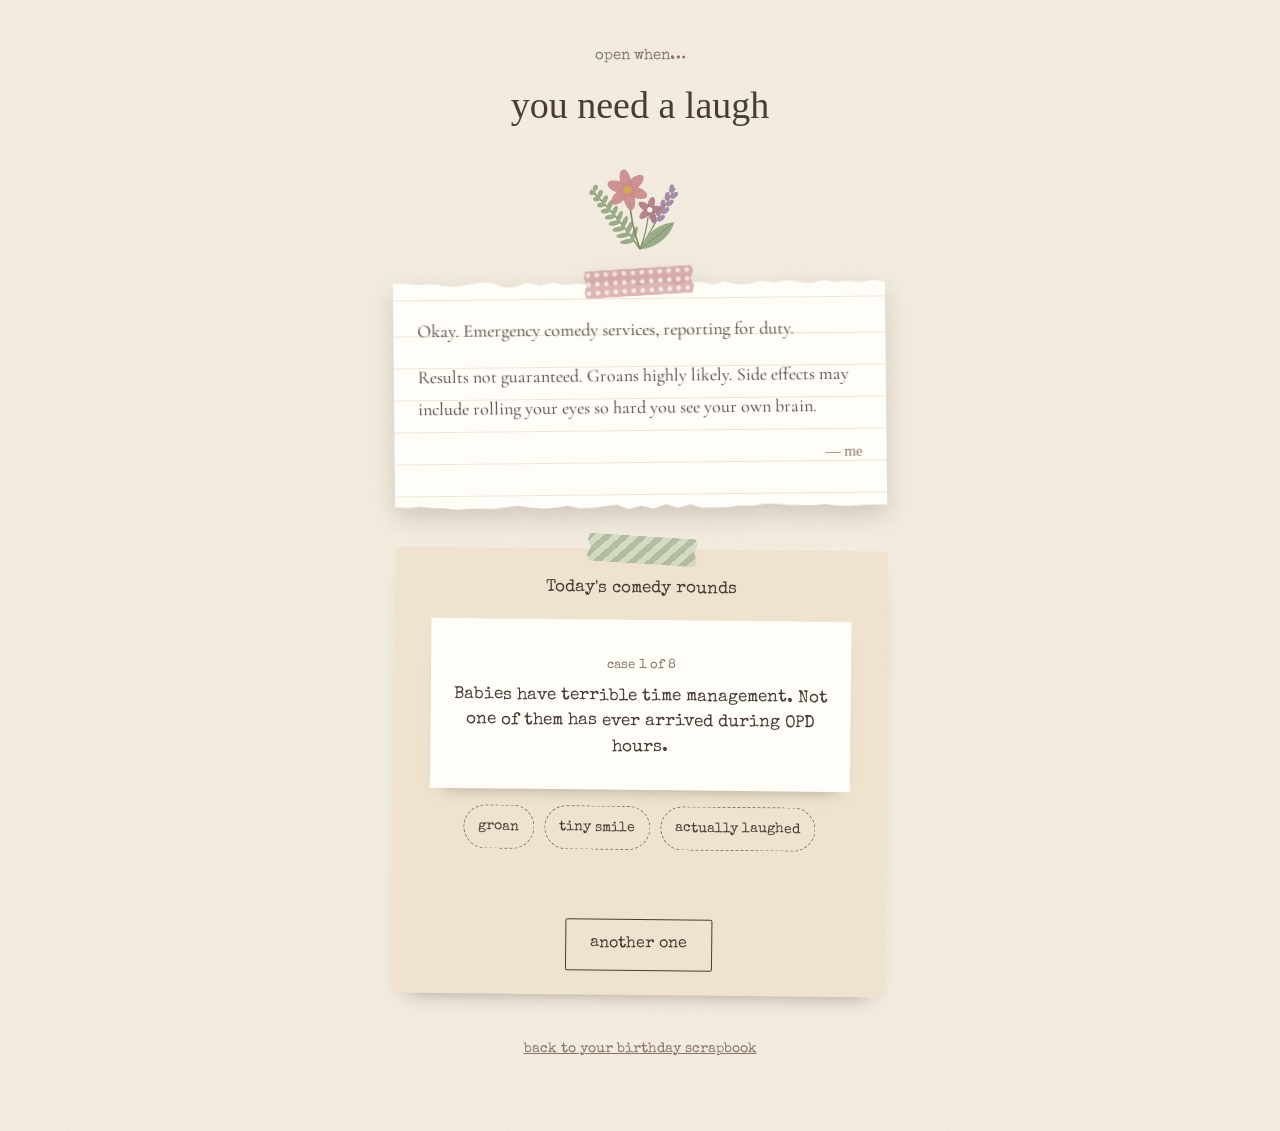
<file: laugh/index.html>
<!DOCTYPE html>
<html lang="en">
<head>
<meta charset="utf-8">
<meta name="viewport" content="width=device-width,initial-scale=1">
<meta name="theme-color" content="#f6efe3">
<title>Open When: Need a Laugh</title>
<link rel="preconnect" href="https://fonts.googleapis.com">
<link rel="preconnect" href="https://fonts.gstatic.com" crossorigin>
<link href="https://fonts.googleapis.com/css2?family=Homemade+Apple&family=Special+Elite&family=Cormorant+Garamond:ital,wght@0,500;0,600;1,500&display=swap" rel="stylesheet">
<link rel="stylesheet" href="../assets/ow.css">
<style>
.joke{position:relative;margin:18px auto 0;max-width:420px;min-height:170px;background:#fffdf8;padding:28px 22px 22px;display:grid;align-content:center;font-family:'Special Elite',monospace;font-size:17px;line-height:1.5;transform:rotate(-1deg);box-shadow:0 10px 18px -14px rgba(75,59,54,.6)}
.joke .n{display:block;font-size:13px;color:var(--soft);margin-bottom:8px}
.joke.pop{animation:rise .5s ease both}
.rate{display:flex;justify-content:center;gap:10px;flex-wrap:wrap;margin-top:16px}
.rate button{border:1.5px dashed var(--soft);background:transparent;border-radius:999px;padding:8px 14px;min-height:44px;font-family:'Special Elite',monospace;font-size:14px}
.rate button:hover{border-style:solid}
</style>
</head>
<body>
<main class="wrap">
  <header class="top">
    <p class="ow type">open when…</p>
    <h1>you need a laugh</h1>
    <svg class="spray" aria-hidden="true"></svg>
  </header>
  <div class="letter">
    <span class="tape tp2"></span>
    <div class="sheet torn">
      <p>Okay. Emergency comedy services, reporting for duty.</p>
      <p>Results not guaranteed. Groans highly likely. Side effects may include rolling your eyes so hard you see your own brain.</p>
      <p class="sign hand">— me</p>
    </div>
  </div>
  <div class="card">
    <span class="tape tp3"></span>
    <h2>Today's comedy rounds</h2>
    <div class="joke" id="joke" aria-live="polite"><span class="n" id="n"></span><span id="jt"></span></div>
    <div class="rate"><button data-r="groan">groan</button><button data-r="smile">tiny smile</button><button data-r="lol">actually laughed</button></div>
    <p class="msg" id="msg" aria-live="polite"></p>
    <button class="btn" id="next">another one</button>
  </div>
  <a class="back" href="../">back to your birthday scrapbook</a>
</main>
<svg width="0" height="0" style="position:absolute" aria-hidden="true"><defs id="defs"></defs></svg>
<script src="../assets/ow.js"></script>
<script>
{
  const $ = (id) => document.getElementById(id);
  const jokes = [
    'Babies have terrible time management. Not one of them has ever arrived during OPD hours.',
    'You\u2019ve delivered hundreds of babies and still can\u2019t deliver a reply before midnight.',
    'Me: are you free this weekend?\nYou: define \u201cfree\u201d. Define \u201cweekend\u201d.',
    'Your handwriting is so doctor-y the pharmacist asked if the prescription was shayari.',
    'Doctors say eight hours of sleep is essential. Doctors also, apparently, don\u2019t sleep.',
    'Your chai has done more night shifts than most residents.',
    'Your pager has heard \u201cjust five more minutes\u201d more times than any snooze button in history.',
    'Still not laughing? Fine. Picture me holding a newborn for the first time. With these biceps. Absolutely terrified.'
  ];
  const replies = {groan: 'noted. adjusting comedy dosage.', smile: 'I\u2019ll take it. a tiny smile from you counts double.', lol: 'mission accomplished. you can go back to saving lives now.'};
  let i = 0;
  const show = () => {
    $('n').textContent = 'case ' + (i + 1) + ' of ' + jokes.length;
    $('jt').textContent = jokes[i];
    $('jt').style.whiteSpace = 'pre-line';
    const j = $('joke');
    j.classList.remove('pop');
    void j.offsetWidth;
    j.classList.add('pop');
    $('msg').textContent = '';
    $('next').textContent = i === jokes.length - 1 ? 'start again' : 'another one';
  };
  $('next').addEventListener('click', () => { i = (i + 1) % jokes.length; show(); });
  document.querySelector('.rate').addEventListener('click', (e) => {
    const b = e.target.closest('button');
    if (!b) return;
    $('msg').textContent = replies[b.dataset.r];
    if (b.dataset.r === 'lol') petalsFall(24);
  });
  show();
}
</script>
</body>
</html>
</file>
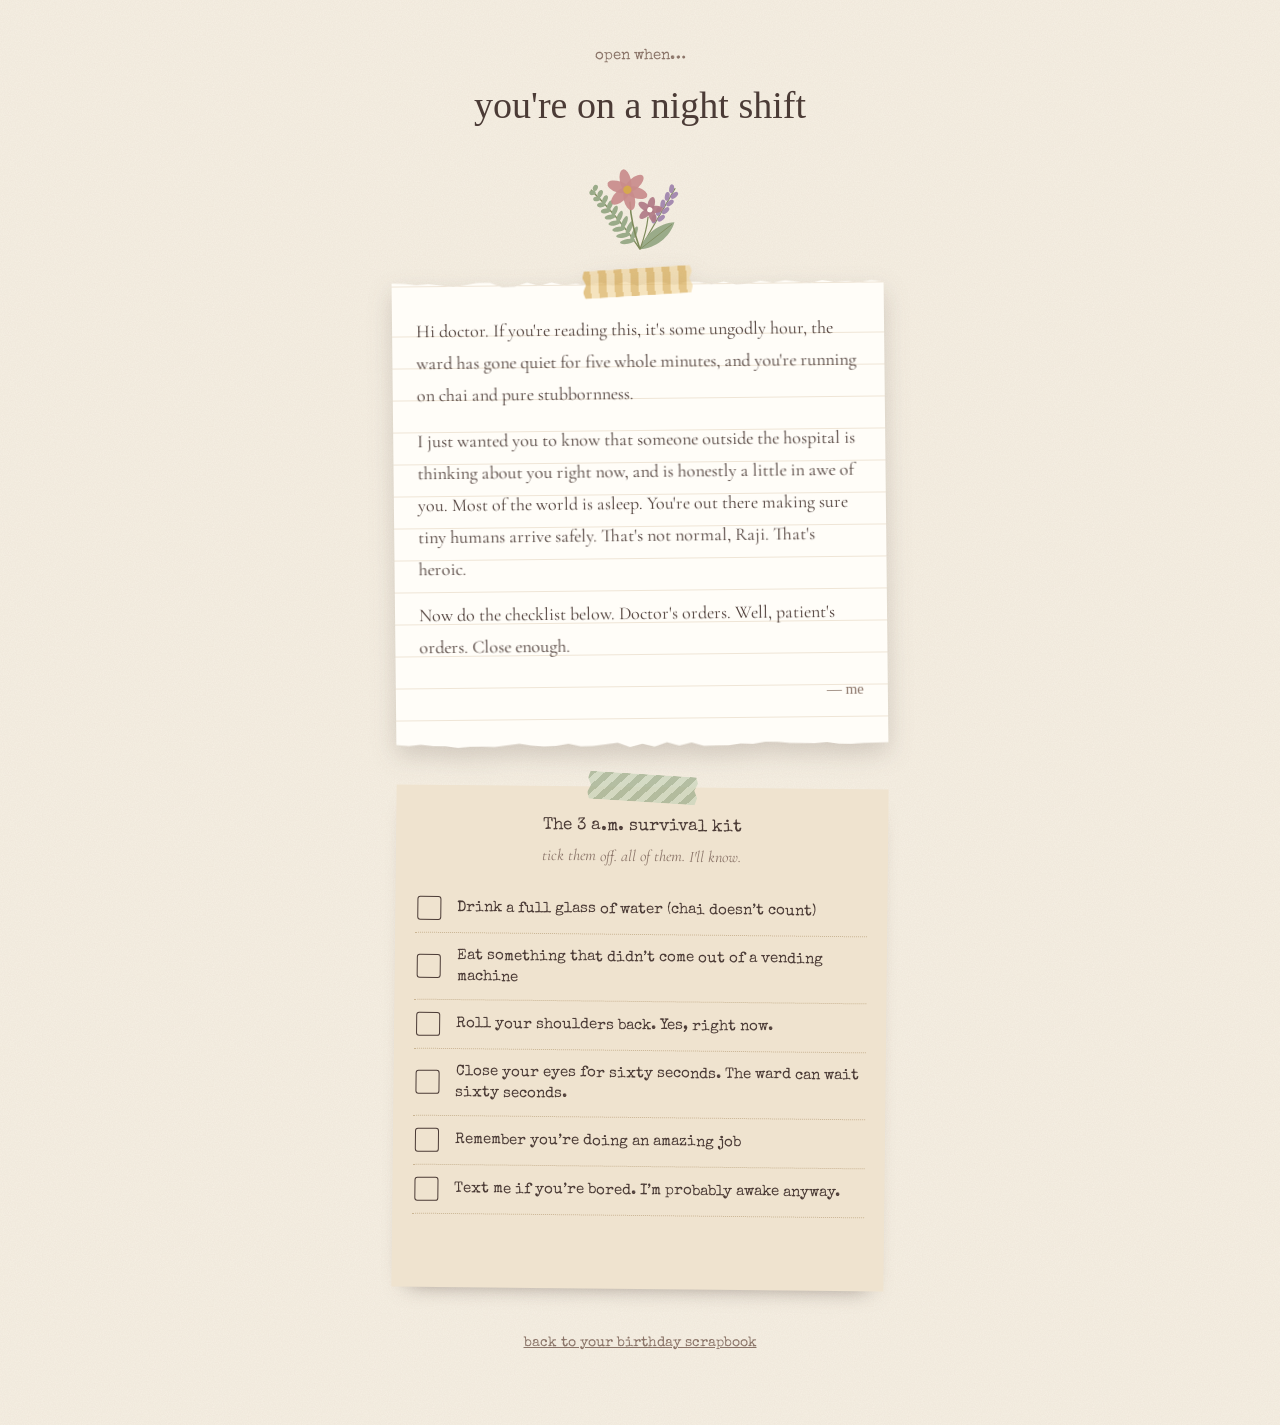
<file: night-shift/index.html>
<!DOCTYPE html>
<html lang="en">
<head>
<meta charset="utf-8">
<meta name="viewport" content="width=device-width,initial-scale=1">
<meta name="theme-color" content="#f6efe3">
<title>Open When: Night Shift</title>
<link rel="preconnect" href="https://fonts.googleapis.com">
<link rel="preconnect" href="https://fonts.gstatic.com" crossorigin>
<link href="https://fonts.googleapis.com/css2?family=Homemade+Apple&family=Special+Elite&family=Cormorant+Garamond:ital,wght@0,500;0,600;1,500&display=swap" rel="stylesheet">
<link rel="stylesheet" href="../assets/ow.css">
<style>
.kit{list-style:none;margin:16px 0 0;padding:0;text-align:left}
.kit li{border-bottom:1px dotted #c9b493}
.kit button{display:grid;grid-template-columns:28px minmax(0,1fr);gap:12px;align-items:center;width:100%;border:0;background:none;padding:12px 2px;text-align:left;font-family:'Special Elite',monospace;font-size:15px;line-height:1.4;min-height:48px}
.kit .box{width:24px;height:24px;border:1.5px solid var(--ink);border-radius:3px;display:grid;place-items:center;font-size:18px;color:var(--red)}
.kit .on .box::after{content:"✓"}
.kit .on .t{text-decoration:line-through;text-decoration-color:var(--red);color:var(--soft)}
</style>
</head>
<body>
<main class="wrap">
  <header class="top">
    <p class="ow type">open when…</p>
    <h1>you're on a night shift</h1>
    <svg class="spray" aria-hidden="true"></svg>
  </header>
  <div class="letter">
    <span class="tape tp1"></span>
    <div class="sheet torn">
      <p>Hi doctor. If you're reading this, it's some ungodly hour, the ward has gone quiet for five whole minutes, and you're running on chai and pure stubbornness.</p>
      <p>I just wanted you to know that someone outside the hospital is thinking about you right now, and is honestly a little in awe of you. Most of the world is asleep. You're out there making sure tiny humans arrive safely. That's not normal, Raji. That's heroic.</p>
      <p>Now do the checklist below. Doctor's orders. Well, patient's orders. Close enough.</p>
      <p class="sign hand">— me</p>
    </div>
  </div>
  <div class="card">
    <span class="tape tp3"></span>
    <h2>The 3 a.m. survival kit</h2>
    <p class="sub">tick them off. all of them. I'll know.</p>
    <ul class="kit" id="kit"></ul>
    <p class="msg" id="msg" aria-live="polite"></p>
  </div>
  <a class="back" href="../">back to your birthday scrapbook</a>
</main>
<svg width="0" height="0" style="position:absolute" aria-hidden="true"><defs id="defs"></defs></svg>
<script src="../assets/ow.js"></script>
<script>
{
  const $ = (id) => document.getElementById(id);
  const items = [
    'Drink a full glass of water (chai doesn\u2019t count)',
    'Eat something that didn\u2019t come out of a vending machine',
    'Roll your shoulders back. Yes, right now.',
    'Close your eyes for sixty seconds. The ward can wait sixty seconds.',
    'Remember you\u2019re doing an amazing job',
    'Text me if you\u2019re bored. I\u2019m probably awake anyway.'
  ];
  $('kit').innerHTML = items.map((t) => `<li><button><span class="box"></span><span class="t">${t}</span></button></li>`).join('');
  $('kit').addEventListener('click', (e) => {
    const b = e.target.closest('button');
    if (!b) return;
    b.classList.toggle('on');
    const n = $('kit').querySelectorAll('.on').length;
    $('msg').textContent = n === items.length ? 'kit complete. go save the world. then sleep.' : (n ? (items.length - n) + ' to go, doctor' : '');
    if (n === items.length) petalsFall(30);
  });
}
</script>
</body>
</html>
</file>
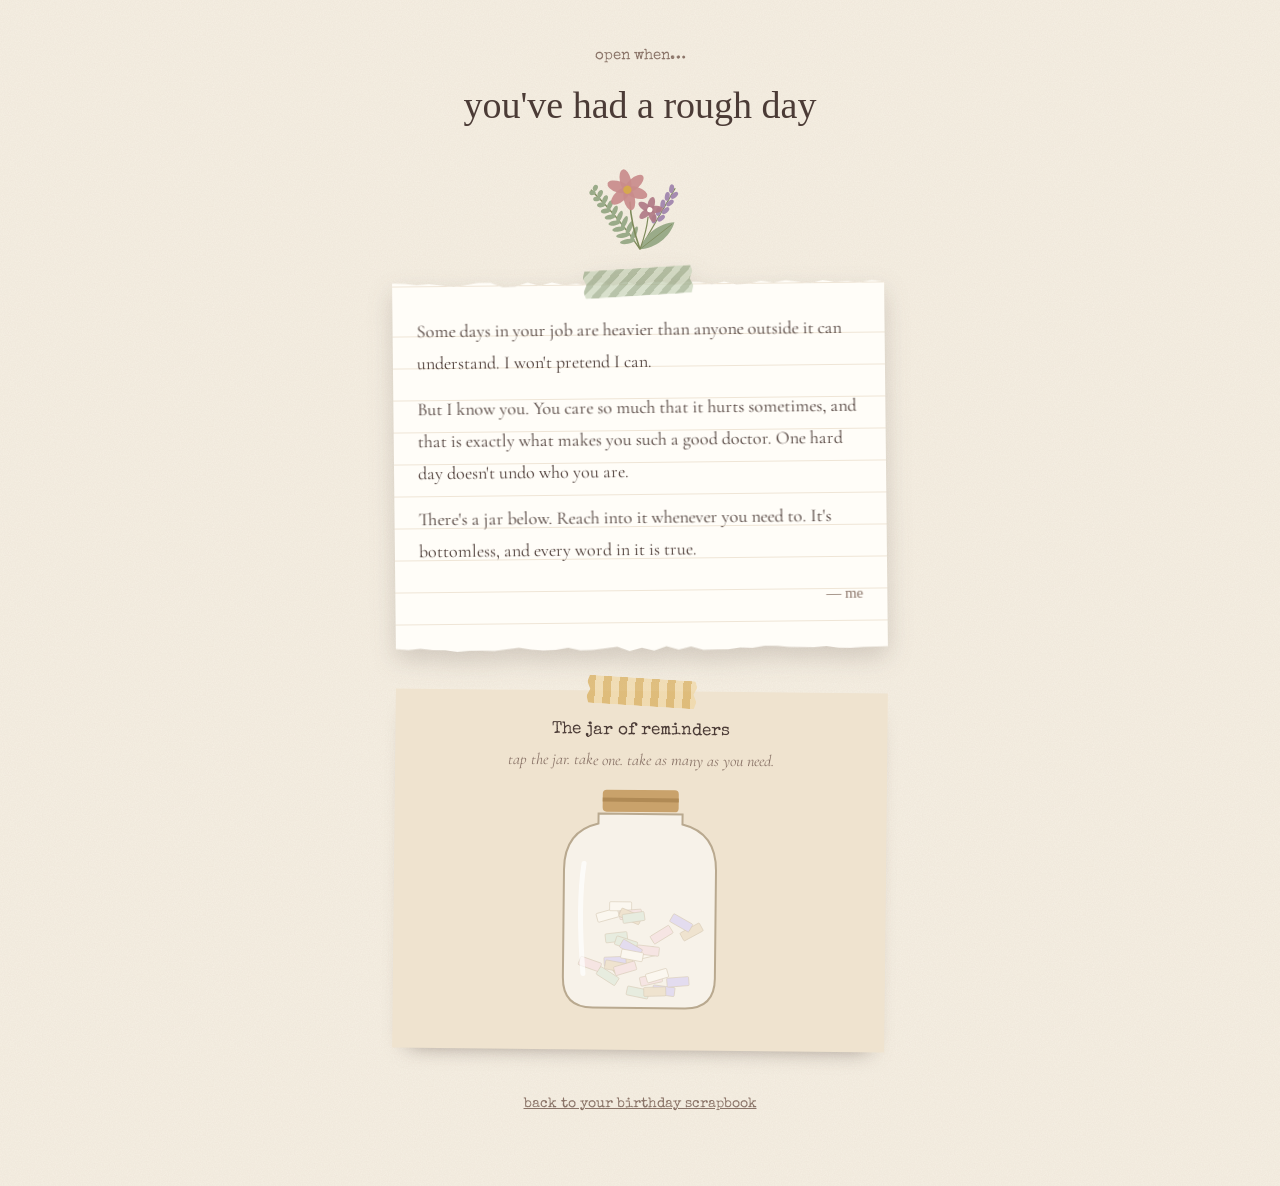
<file: rough-day/index.html>
<!DOCTYPE html>
<html lang="en">
<head>
<meta charset="utf-8">
<meta name="viewport" content="width=device-width,initial-scale=1">
<meta name="theme-color" content="#f6efe3">
<title>Open When: Rough Day</title>
<link rel="preconnect" href="https://fonts.googleapis.com">
<link rel="preconnect" href="https://fonts.gstatic.com" crossorigin>
<link href="https://fonts.googleapis.com/css2?family=Homemade+Apple&family=Special+Elite&family=Cormorant+Garamond:ital,wght@0,500;0,600;1,500&display=swap" rel="stylesheet">
<link rel="stylesheet" href="../assets/ow.css">
<style>
.jarbtn{display:block;margin:10px auto 0;border:0;background:none;padding:0;width:min(200px,60vw)}
.jarbtn svg{width:100%;height:auto;display:block;overflow:visible}
.jarbtn:active svg{transform:rotate(-4deg)}
.slip{display:none;margin:18px auto 0;max-width:340px;background:#fffdf8;padding:18px 18px;font-family:'Homemade Apple',cursive;font-size:15px;line-height:2;transform:rotate(-1.5deg);box-shadow:0 10px 18px -14px rgba(75,59,54,.6)}
.slip.show{display:block;animation:rise .6s ease both}
.cnt{font-family:'Special Elite',monospace;font-size:13px;color:var(--soft);margin-top:12px}
</style>
</head>
<body>
<main class="wrap">
  <header class="top">
    <p class="ow type">open when…</p>
    <h1>you've had a rough day</h1>
    <svg class="spray" aria-hidden="true"></svg>
  </header>
  <div class="letter">
    <span class="tape tp3"></span>
    <div class="sheet torn">
      <p>Some days in your job are heavier than anyone outside it can understand. I won't pretend I can.</p>
      <p>But I know you. You care so much that it hurts sometimes, and that is exactly what makes you such a good doctor. One hard day doesn't undo who you are.</p>
      <p>There's a jar below. Reach into it whenever you need to. It's bottomless, and every word in it is true.</p>
      <p class="sign hand">— me</p>
    </div>
  </div>
  <div class="card">
    <span class="tape tp1"></span>
    <h2>The jar of reminders</h2>
    <p class="sub">tap the jar. take one. take as many as you need.</p>
    <button class="jarbtn" id="jar" aria-label="Take a reminder from the jar"><svg viewBox="0 0 200 230" aria-hidden="true">
      <rect x="62" y="6" width="76" height="22" rx="4" fill="#c9a26b"/><rect x="62" y="14" width="76" height="4" fill="#b08a55"/>
      <path d="M58,30 h84 v10 q34,8 34,46 v108 q0,30 -30,30 h-92 q-30,0 -30,-30 v-108 q0,-38 34,-46z" fill="rgba(255,255,255,.55)" stroke="#b9a98f" stroke-width="2"/>
      <g id="slips"></g>
      <path d="M44,80 q-6,40 0,110" stroke="#fff" stroke-width="5" stroke-linecap="round" opacity=".7" fill="none"/>
    </svg></button>
    <div class="slip" id="slip" aria-live="polite"></div>
    <p class="cnt" id="cnt"></p>
  </div>
  <a class="back" href="../">back to your birthday scrapbook</a>
</main>
<svg width="0" height="0" style="position:absolute" aria-hidden="true"><defs id="defs"></defs></svg>
<script src="../assets/ow.js"></script>
<script>
{
  const $ = (id) => document.getElementById(id);
  const notes = [
    'You did your best today. That is enough.',
    'Not everything was in your hands. You still held it with care.',
    'Somebody is alive and safe today because of you.',
    'You\u2019re allowed to cry in the car. Then you\u2019re allowed to get chai.',
    'The people who love you are proud of you. I\u2019m proud of you.',
    'You helped me see my own worth. Let me return the favour: yours is enormous.',
    'Tomorrow is a new shift, and you\u2019ll be brilliant in it.',
    'Call me. I\u2019ll talk about absolutely nothing until you feel better.'
  ];
  const cols = ['#f6e5e3', '#efe3cf', '#e7ecdf', '#e3dcef', '#fbf7ef'];
  let g = '';
  let seed = 5;
  const r = () => (seed = seed * 16807 % 2147483647) / 2147483647;
  for (let i = 0; i < 26; i++) {
    const x = 40 + r() * 110, y = 110 + r() * 100;
    g += `<rect x="${x.toFixed(0)}" y="${y.toFixed(0)}" width="22" height="9" rx="1" fill="${cols[i % 5]}" stroke="#d8ccb8" stroke-width=".6" transform="rotate(${(r() * 70 - 35).toFixed(0)} ${(x + 11).toFixed(0)} ${(y + 4).toFixed(0)})"/>`;
  }
  $('slips').innerHTML = g;
  let order = notes.map((_, i) => i).sort(() => Math.random() - .5), k = 0;
  $('jar').addEventListener('click', () => {
    const slip = $('slip');
    slip.textContent = notes[order[k % notes.length]];
    slip.classList.remove('show');
    void slip.offsetWidth;
    slip.classList.add('show');
    k++;
    $('cnt').textContent = k < notes.length ? 'tap again for another' : 'that\u2019s the whole jar. it refills itself, so keep going.';
  });
}
</script>
</body>
</html>
</file>
<file: assets/ow.css>
:root{color-scheme:light;--paper:#f6efe3;--kraft:#e6d6bc;--ink:#4b3b36;--soft:#8a7468;--rose:#c98b8b;--mauve:#b07a86;--sage:#9aab89;--olive:#7d8a5a;--mustard:#d6a84f;--red:#b3263b}
*{box-sizing:border-box;min-width:0;-webkit-tap-highlight-color:transparent}
html,body{margin:0}
html{overflow-x:clip;-webkit-text-size-adjust:100%;text-size-adjust:100%}
body{background-color:var(--paper);background-image:url("data:image/svg+xml;utf8,<svg xmlns='http://www.w3.org/2000/svg' width='220' height='220'><filter id='n'><feTurbulence type='fractalNoise' baseFrequency='.85' numOctaves='2' stitchTiles='stitch'/><feColorMatrix values='0 0 0 0 .35 0 0 0 0 .27 0 0 0 0 .2 0 0 0 .09 0'/></filter><rect width='100%' height='100%' filter='url(%23n)'/></svg>");color:var(--ink);font:18px/1.6 'Cormorant Garamond',Georgia,serif;overflow-x:clip}
h1,h2,p{margin:0}
.hand{font-family:'Homemade Apple',cursive;font-weight:400}
.type{font-family:'Special Elite','Courier New',monospace}
.wrap{max-width:620px;margin:0 auto;padding:0 max(18px,5vw) 70px}
button{font:inherit;color:inherit;cursor:pointer}
button:focus-visible{outline:2px dashed var(--red);outline-offset:4px}
.top{text-align:center;padding:44px 0 0}
.ow{font-size:15px;color:var(--soft)}
h1{font-family:'Homemade Apple',cursive;font-weight:400;font-size:clamp(26px,7.4vw,38px);line-height:1.65;margin-top:6px;text-wrap:balance}
.spray{display:block;width:170px;height:110px;margin:8px auto 0;overflow:visible}
.tape{position:absolute;width:110px;height:28px;z-index:3;opacity:.88;clip-path:polygon(2% 0,98% 0,100% 22%,97% 48%,100% 74%,98% 100%,2% 100%,0 76%,3% 50%,0 24%)}
.tp1{background:repeating-linear-gradient(90deg,rgba(214,168,79,.75) 0 8px,rgba(240,214,160,.75) 8px 16px)}
.tp2{background:radial-gradient(rgba(255,255,255,.7) 2px,transparent 2.5px) 0 0/9px 9px,rgba(201,139,139,.7)}
.tp3{background:repeating-linear-gradient(135deg,rgba(154,171,137,.8) 0 6px,rgba(200,212,186,.8) 6px 12px)}
.letter{position:relative;margin:26px auto 0;transform:rotate(-.6deg);filter:drop-shadow(0 10px 12px rgba(75,59,54,.2))}
.letter>.tape{top:-13px;left:50%;margin-left:-55px;transform:rotate(-3deg)}
.sheet{background:#fffdf8;padding:32px 24px 26px;background-image:repeating-linear-gradient(transparent 0 31px,#efe5d6 31px 32px);background-position:0 22px}
.sheet p{margin:0 0 14px;line-height:32px}
.sign{text-align:right;font-size:15px;line-height:2;color:var(--soft);margin-top:6px}
.card{position:relative;margin:40px auto 0;padding:26px 20px 24px;background:#efe3cf;text-align:center;transform:rotate(.6deg);box-shadow:0 12px 22px -16px rgba(75,59,54,.6)}
.card>.tape{top:-13px;left:50%;margin-left:-55px;transform:rotate(3deg)}
.card h2{font-family:'Special Elite',monospace;font-weight:400;font-size:17px}
.card .sub{font-style:italic;color:var(--soft);margin-top:4px;font-size:16px}
.btn{margin-top:20px;border:1.5px solid var(--ink);background:transparent;padding:12px 24px;min-height:48px;font-family:'Special Elite',monospace;font-size:16px;border-radius:2px}
.btn:hover{background:var(--ink);color:var(--paper)}
.msg{font-family:'Homemade Apple',cursive;font-size:15px;line-height:2.1;color:var(--red);min-height:2.2em;margin-top:16px}
.back{display:block;text-align:center;margin-top:44px;font-family:'Special Elite',monospace;font-size:14px;color:var(--soft)}
.petal{position:fixed;top:-30px;width:12px;height:16px;border-radius:70% 0 70% 0;pointer-events:none;z-index:50;animation:fall linear forwards}
@keyframes fall{to{transform:translate(var(--dx),112vh) rotate(540deg)}}
@keyframes rise{from{opacity:0;transform:translateY(12px)}to{opacity:1;transform:none}}
@media (prefers-reduced-motion:reduce){*{animation:none!important;transition:none!important}}
</file>
